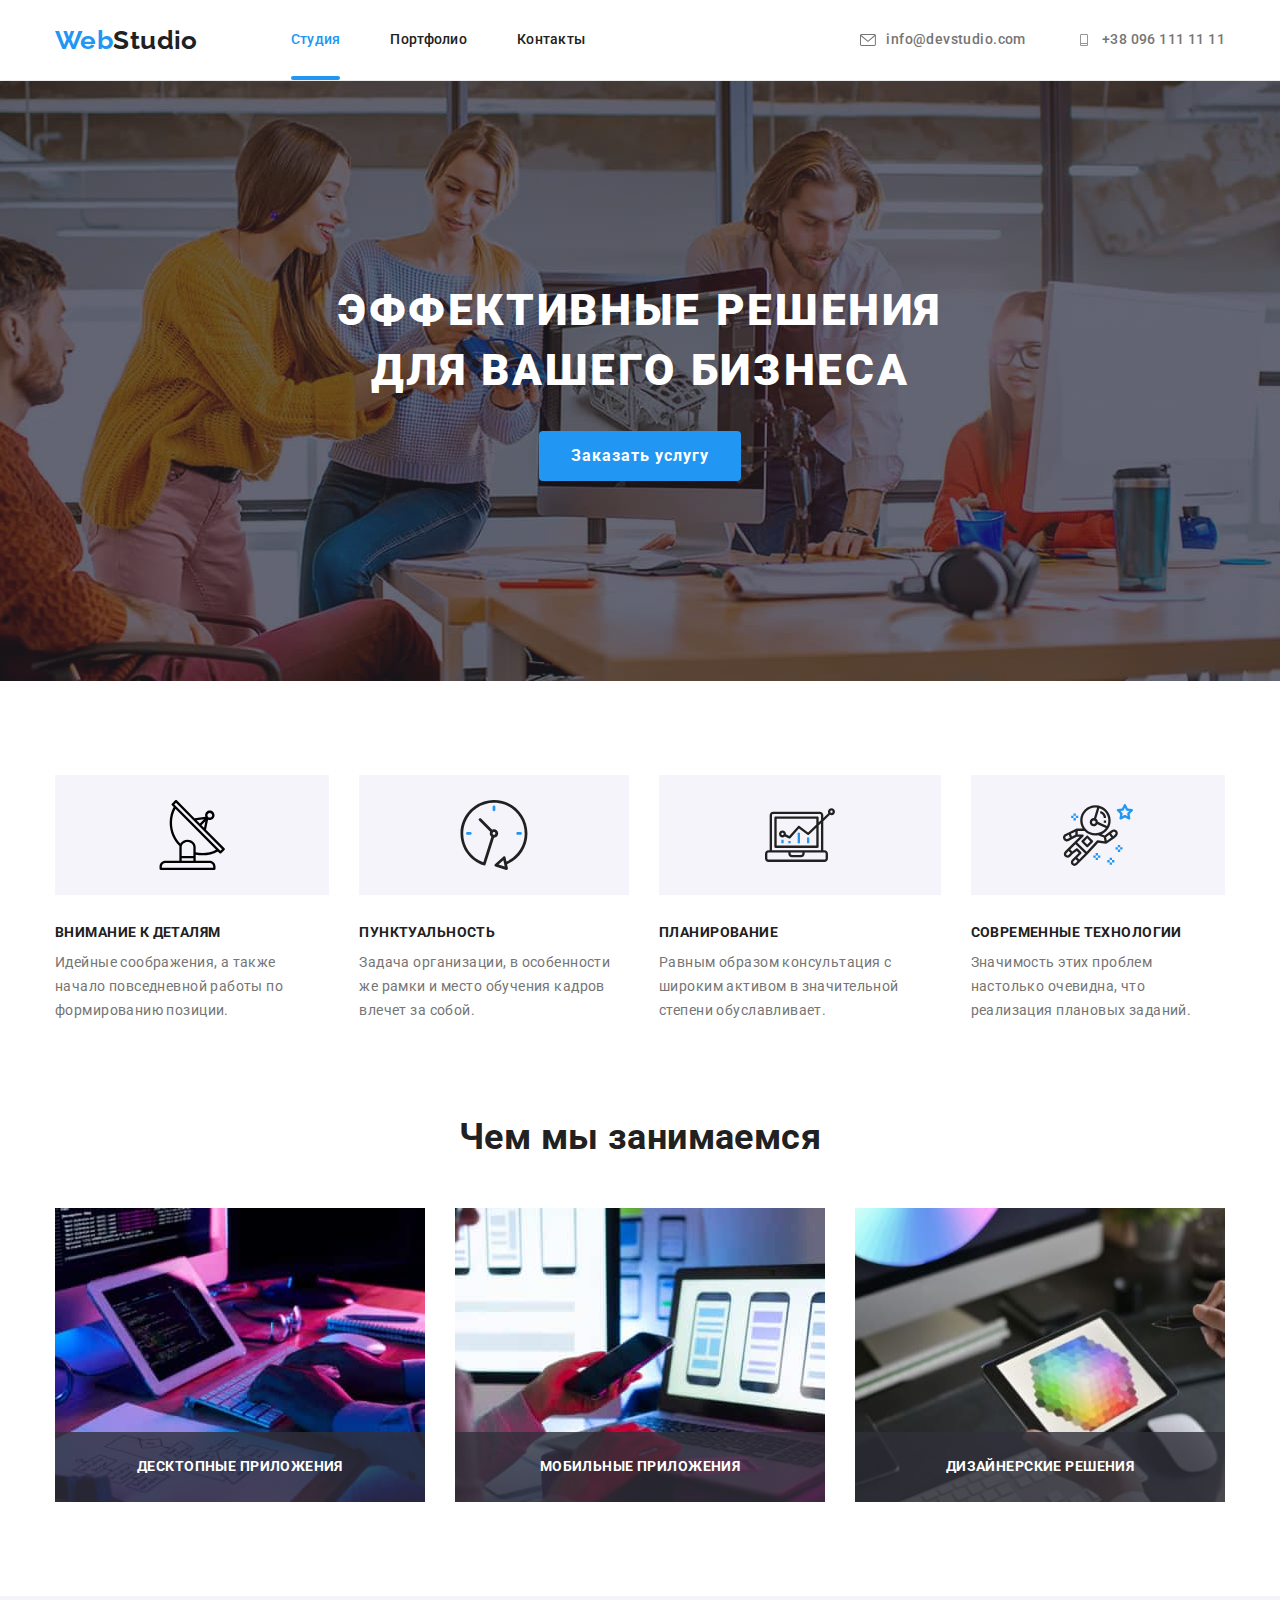
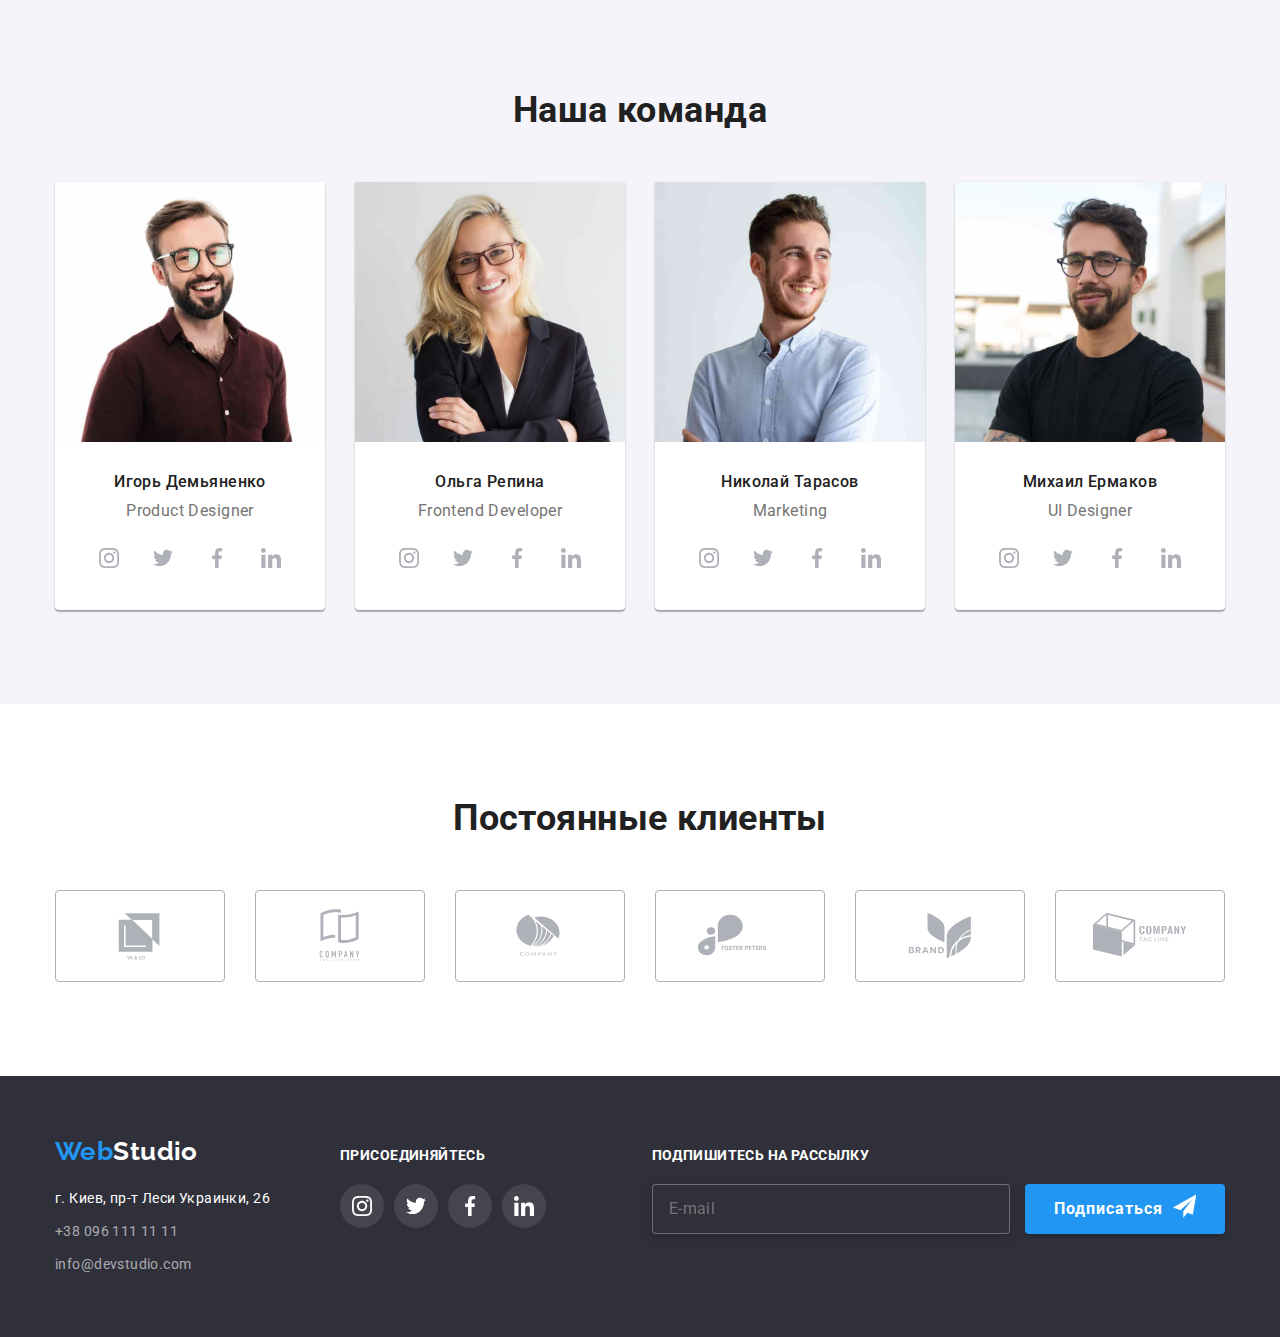
<file: index.html>
<!DOCTYPE html>
<html lang="ru">

<head>
  <meta charset="UTF-8" />
  <meta http-equiv="X-UA-Compatible" content="IE=edge" />
  <meta name="viewport" content="width=device-width, initial-scale=1.0" />
  <title>Web Studio</title>
  <link rel="preconnect" href="https://fonts.googleapis.com" />
  <link rel="preconnect" href="https://fonts.gstatic.com" crossorigin />
  <link href="https://fonts.googleapis.com/css2?family=Raleway:wght@700&family=Roboto:wght@400;500;700;900&display=swap"
    rel="stylesheet" />
  <link rel="stylesheet"
    href="https://cdnjs.cloudflare.com/ajax/libs/modern-normalize/1.1.0/modern-normalize.min.css" />
  <link rel="stylesheet" href="./css/styles.css" />
</head>

<body>
  <!-- Navigation -->
  <header>
    <div class="container main-nav">
      <nav class="header-nav">
        <a href="./index.html" class="logo"> <span class="textweb">Web</span>Studio</a>
        <ul class="list">
          <li class="item"><a href="./index.html" class="nav-link current">Студия</a></li>
          <li class="item"><a href="./portfolio.html" class="nav-link">Портфолио</a></li>
          <li class="item"><a href="#" class="nav-link">Контакты</a></li>
        </ul>
      </nav>
      <ul class="list contacts">
        <li class="item">
          <a href="mailto:info@devstudio.com" class="contacts-header"><svg class="icon-contacts" width="16px"
              height="12px">
              <use href="./images/sprite.svg#icon-envelope"></use>
            </svg>info@devstudio.com</a>
        </li>
        <li class="item">
          <a href="tel:+380961111111" class="contacts-header"><svg class="icon-contacts" width="16px" height="12px">
              <use href="./images/sprite.svg#icon-telephone"></use>
            </svg>+38 096 111 11 11</a>
        </li>
      </ul>
    </div>
  </header>
  <main>
    <!-- Hero  -->
    <section class="hero">
      <h1 class="title">Эффективные решения для вашего бизнеса</h1>
      <button type="button" data-modal-open>Заказать услугу</button>
    </section>

    <!--Features -->
    <section class="section features">
      <div class="container">
        <h2 class="s-title visually-hidden">Особенности</h2>
        <ul class="list">
          <li class="item icon-detail">
            <div class="pic">
              <svg class="pic-item" width="70px" height="70px">
                <use href="./images/sprite.svg#icon-details"></use>
              </svg>
            </div>
            <h3 class="title">Внимание к деталям</h3>
            <p>
              Идейные соображения, а также начало повседневной работы по формированию позиции.
            </p>
          </li>
          <li class="item icon-clock">
            <div class="pic">
              <svg class="pic-item" width="70px" height="70px">
                <use href="./images/sprite.svg#icon-clock"></use>
              </svg>
            </div>
            <h3 class="title">Пунктуальность</h3>
            <p>
              Задача организации, в особенности же рамки и место обучения кадров влечет за собой.
            </p>
          </li>
          <li class="item icon-plan">
            <div class="pic">
              <svg class="pic-item" width="70px" height="70px">
                <use href="./images/sprite.svg#icon-plan"></use>
              </svg>
            </div>
            <h3 class="title">Планирование</h3>
            <p>
              Равным образом консультация с широким активом в значительной степени обуславливает.
            </p>
          </li>
          <li class="item icon-techo">
            <div class="pic">
              <svg class="pic-item" width="70px" height="70px">
                <use href="./images/sprite.svg#icon-tehno"></use>
              </svg>
            </div>
            <h3 class="title">Современные технологии</h3>
            <p>Значимость этих проблем настолько очевидна, что реализация плановых заданий.</p>
          </li>
        </ul>
      </div>
    </section>

    <!-- What we Do -->
    <section class="section works">
      <div class="container">
        <h2 class="title">Чем мы занимаемся</h2>
        <ul class="list">
          <li class="item">
            <div class="item-desc">
              <img src="./images/img.jpg" alt="розробка сайтів" width="370" />
              <p class="work-desc">Десктопные приложения</p>
            </div>
          </li>
          <li class="item">
            <div class="item-desc">
              <img src="./images/img2.jpg" alt="розробка мобільних додатків" width="370" />
              <p class="work-desc">Мобильные приложения</p>
            </div>
          </li>
          <li class="item">
            <div class="item-desc">
              <img src="./images/img3.jpg" alt="дизайн лого" width="370" />
              <p class="work-desc">Дизайнерские решения</p>
            </div>
          </li>
        </ul>
      </div>
    </section>

    <!-- Team -->
    <section class="section team">
      <div class="container">
        <h2 class="title">Наша команда</h2>
        <ul class="list">
          <li class="item">
            <img src="./images/igor.jpg" alt="Игорь Демьяненко" width="270" />
            <div class="card-desc">
              <h3 class="name">Игорь Демьяненко</h3>
              <p class="job">Product Designer</p>
              <ul class="list">
                <li class="item-social">
                  <a class="social-item-a" href="">
                    <svg class="icon-social-card">
                      <use href="./images/sprite.svg#icon-instagram"></use>
                    </svg></a>
                </li>
                <li class="item-social">
                  <a class="social-item-a" href="">
                    <svg class="icon-social-card">
                      <use href="./images/sprite.svg#icon-twitter"></use>
                    </svg>
                  </a>
                </li>
                <li class="item-social">
                  <a class="social-item-a" href="">
                    <svg class="icon-social-card">
                      <use href="./images/sprite.svg#icon-facebook"></use>
                    </svg>
                  </a>
                </li>
                <li class="item-social">
                  <a class="social-item-a" href="">
                    <svg class="icon-social-card">
                      <use href="./images/sprite.svg#icon-linkedin"></use>
                    </svg>
                  </a>
                </li>
              </ul>
            </div>
          </li>
          <li class="item">
            <img src="./images/olga.jpg" alt="Ольга Репина" width="270" />
            <div class="card-desc">
              <h3 class="name">Ольга Репина</h3>
              <p class="job">Frontend Developer</p>
              <ul class="list">
                <li class="item-social">
                  <a class="social-item-a" href="">
                    <svg class="icon-social-card">
                      <use href="./images/sprite.svg#icon-instagram"></use>
                    </svg> </a>
                </li>
                <li class="item-social">
                  <a class="social-item-a" href="">
                    <svg class="icon-social-card">
                      <use href="./images/sprite.svg#icon-twitter"></use>
                    </svg>
                  </a>
                </li>
                <li class="item-social">
                  <a class="social-item-a" href="">
                    <svg class="icon-social-card">
                      <use href="./images/sprite.svg#icon-facebook"></use>
                    </svg>
                  </a>
                </li>
                <li class="item-social">
                  <a class="social-item-a" href="">
                    <svg class="icon-social-card">
                      <use href="./images/sprite.svg#icon-linkedin"></use>
                    </svg>
                  </a>
                </li>
              </ul>
            </div>
          </li>
          <li class="item"><img src="./images/niko.jpg" alt="Николай Тарасов" width="270" />
            <div class="card-desc">
              <h3 class="name">Николай Тарасов</h3>
              <p class="job">Marketing</p>
              <ul class="list">
                <li class="item-social">
                  <a class="social-item-a" href="">
                    <svg class="icon-social-card">
                      <use href="./images/sprite.svg#icon-instagram"></use>
                    </svg> </a>
                </li>
                <li class="item-social">
                  <a class="social-item-a" href="">
                    <svg class="icon-social-card">
                      <use href="./images/sprite.svg#icon-twitter"></use>
                    </svg>
                  </a>
                </li>
                <li class="item-social">
                  <a class="social-item-a" href="">
                    <svg class="icon-social-card">
                      <use href="./images/sprite.svg#icon-facebook"></use>
                    </svg>
                  </a>
                </li>
                <li class="item-social">
                  <a class="social-item-a" href="">
                    <svg class="icon-social-card">
                      <use href="./images/sprite.svg#icon-linkedin"></use>
                    </svg>
                  </a>
                </li>
              </ul>
            </div>
          </li>
          <li class="item">
            <img src="./images/miho.jpg" alt="Михаил Ермаков" width="270" />
            <div class="card-desc">
              <h3 class="name">Михаил Ермаков</h3>
              <p class="job">UI Designer</p>
              <ul class="list">
                <li class="item-social">
                  <a class="social-item-a" href="">
                    <svg class="icon-social-card">
                      <use href="./images/sprite.svg#icon-instagram"></use>
                    </svg> </a>
                </li>
                <li class="item-social">
                  <a class="social-item-a" href="">
                    <svg class="icon-social-card">
                      <use href="./images/sprite.svg#icon-twitter"></use>
                    </svg>
                  </a>
                </li>
                <li class="item-social">
                  <a class="social-item-a" href="">
                    <svg class="icon-social-card">
                      <use href="./images/sprite.svg#icon-facebook"></use>
                    </svg>
                  </a>
                </li>
                <li class="item-social">
                  <a class="social-item-a" href="">
                    <svg class="icon-social-card">
                      <use href="./images/sprite.svg#icon-linkedin"></use>
                    </svg>
                  </a>
                </li>
              </ul>
            </div>
          </li>
        </ul>
      </div>
    </section>

    <!-- Our clients -->
    <section class="section clients">
      <div class="container">
        <h2 class="title">Постоянные клиенты</h2>
        <ul class="list">
          <li class="item">
            <a href="#" class="item-company"><svg class="logo-company" width="106px" height="60px">
                <use href="./images/sprite.svg#icon-yago"></use>
              </svg></a>
          </li>
          <li class="item">
            <a href="#" class="item-company"><svg class="logo-company" width="106px" height="60px">
                <use href="./images/sprite.svg#icon-company"></use>
              </svg></a>
          </li>
          <li class="item">
            <a href="#" class="item-company"><svg class="logo-company" width="106px" height="60px">
                <use href="./images/sprite.svg#icon-comp"></use>
              </svg></a>
          </li>
          <li class="item">
            <a href="#" class="item-company"><svg class="logo-company" width="106px" height="60px">
                <use href="./images/sprite.svg#icon-fosterpeters"></use>
              </svg></a>
          </li>
          <li class="item">
            <a href="#" class="item-company"><svg class="logo-company" width="106px" height="60px">
                <use href="./images/sprite.svg#icon-brand"></use>
              </svg></a>
          </li>
          <li class="item">
            <a href="#" class="item-company"><svg class="logo-company" width="106px" height="60px">
                <use href="./images/sprite.svg#icon-tegline"></use>
              </svg></a>
          </li>
        </ul>
      </div>
    </section>
  </main>
  <!-- футер -->
  <footer class="foot">
    <div class="container footer">
      <div class="foot-addres">
        <a href="./index.html" class="logo-foot"><span class="textweb">Web</span><span
            class="textstudio">Studio</span></a>
        <address>
          <ul class="list adressa">
            <li class="item">
              <a href="https://goo.gl/maps/2j7XMANTH2oE4sQw6" target="_blank" rel="noopener noreferrer"
                class="link adress">г. Киев, пр-т Леси Украинки, 26</a>
            </li>
            <li class="item">
              <a href="tel:+380961111111" class="link contact">+38 096 111 11 11</a>
            </li>
            <li class="item">
              <a href="mailto:info@devstudio.com" class="link contact">info@devstudio.com</a>
            </li>
          </ul>
        </address>
      </div>
      <div>
        <h3 class="title">присоединяйтесь</h3>
        <ul class="list footer-social">
          <li class="item">
            <a href="" class="item-icon-a">
              <svg class="icon" width="20px" height="20px">
                <use href="./images/sprite.svg#icon-instagram"></use>
              </svg>
            </a>
          </li>
          <li class="item">
            <a href="" class="item-icon-a">
              <svg class="icon" width="20px" height="20px">
                <use href="./images/sprite.svg#icon-twitter"></use>
              </svg>
            </a>
          </li>
          <li class="item">
            <a href="" class="item-icon-a">
              <svg class="icon" width="20px" height="20px">
                <use href="./images/sprite.svg#icon-facebook"></use>
              </svg>
            </a>
          </li>
          <li class="item">
            <a href="" class="item-icon-a">
              <svg class="icon" width="20px" height="20px">
                <use href="./images/sprite.svg#icon-linkedin"></use>
              </svg>
            </a>
          </li>
        </ul>
      </div>
      <div class="subs-form">
        <strong class="subs-title">Подпишитесь на рассылку</strong>
        <form class="form-footer">
          <div class="position-subscribe">
            <input type="email" name="subscribe" id="subscribe" placeholder="E-mail">
            <button class="btn-sub" type="submit">Подписаться <svg class="btn-icon">
                <use href="./images/sprite.svg#icon-icon-send1"></use>
              </svg>
            </button>
          </div>
        </form>
      </div>
    </div>
  </footer>

  <div class="backdrop is-hidden" data-modal>
    <div class="modal">
      <form class="form">
        <b class="title">Оставьте свои данные, мы вам перезвоним</b>
        <div class="form-field">
          <label for="user-name">Имя</label>
          <input class="form-input" type="text" name="user-name" id="user-name">
          <svg class="icon" width="12px" height="12px">
            <use href="./images/sprite.svg#icon-name"></use>
          </svg>
        </div>
        <div class="form-field">
          <label for="telephone">Телефон</label>
          <input class="form-input" type="tel" name="telephone" id="telephone">
          <svg class="icon" width="13px" height="13px">
            <use href="./images/sprite.svg#icon-tel"></use>
          </svg>
        </div>
        <div class="form-field">
          <label for="mail">Почта</label>
          <input class="form-input" type="email" name="mail" id="mail">
        <svg class="icon" width="15px" height="12px">
          <use href="./images/sprite.svg#icon-mail"></use>
        </svg>
        </div>
        <div class="form-field">
          <label for="comment">Коментарий</label>
          <textarea class="form-input comment" name="comment" id="comment" rows="10" placeholder="Your comment"></textarea>
        </div>

        <div class="form-field last">
          <label class="policy" for="policy"> 
            <input class="checkbox" type="checkbox" name="policy" id="policy"><span class="icon-c"></span><p class="text">
             Соглашаюсь с рассылкой и принимаю <a class="policy-link" href="#">Условия
              договора</a></p></label>
        </div>

        <button class="btn-send" type="submit"> Оставить заявку</button>
        <button class="backdrop-close" data-modal-close>
          <svg class="icon" width="30px" height="30px">
            <use href="./images/sprite.svg#icon-closebackdrop">
            </use>
          </svg>
        </button>
    
    </form>
      </div>
  </div>

  <script src="./js/modal.js"></script>

</body>

</html>
</file>
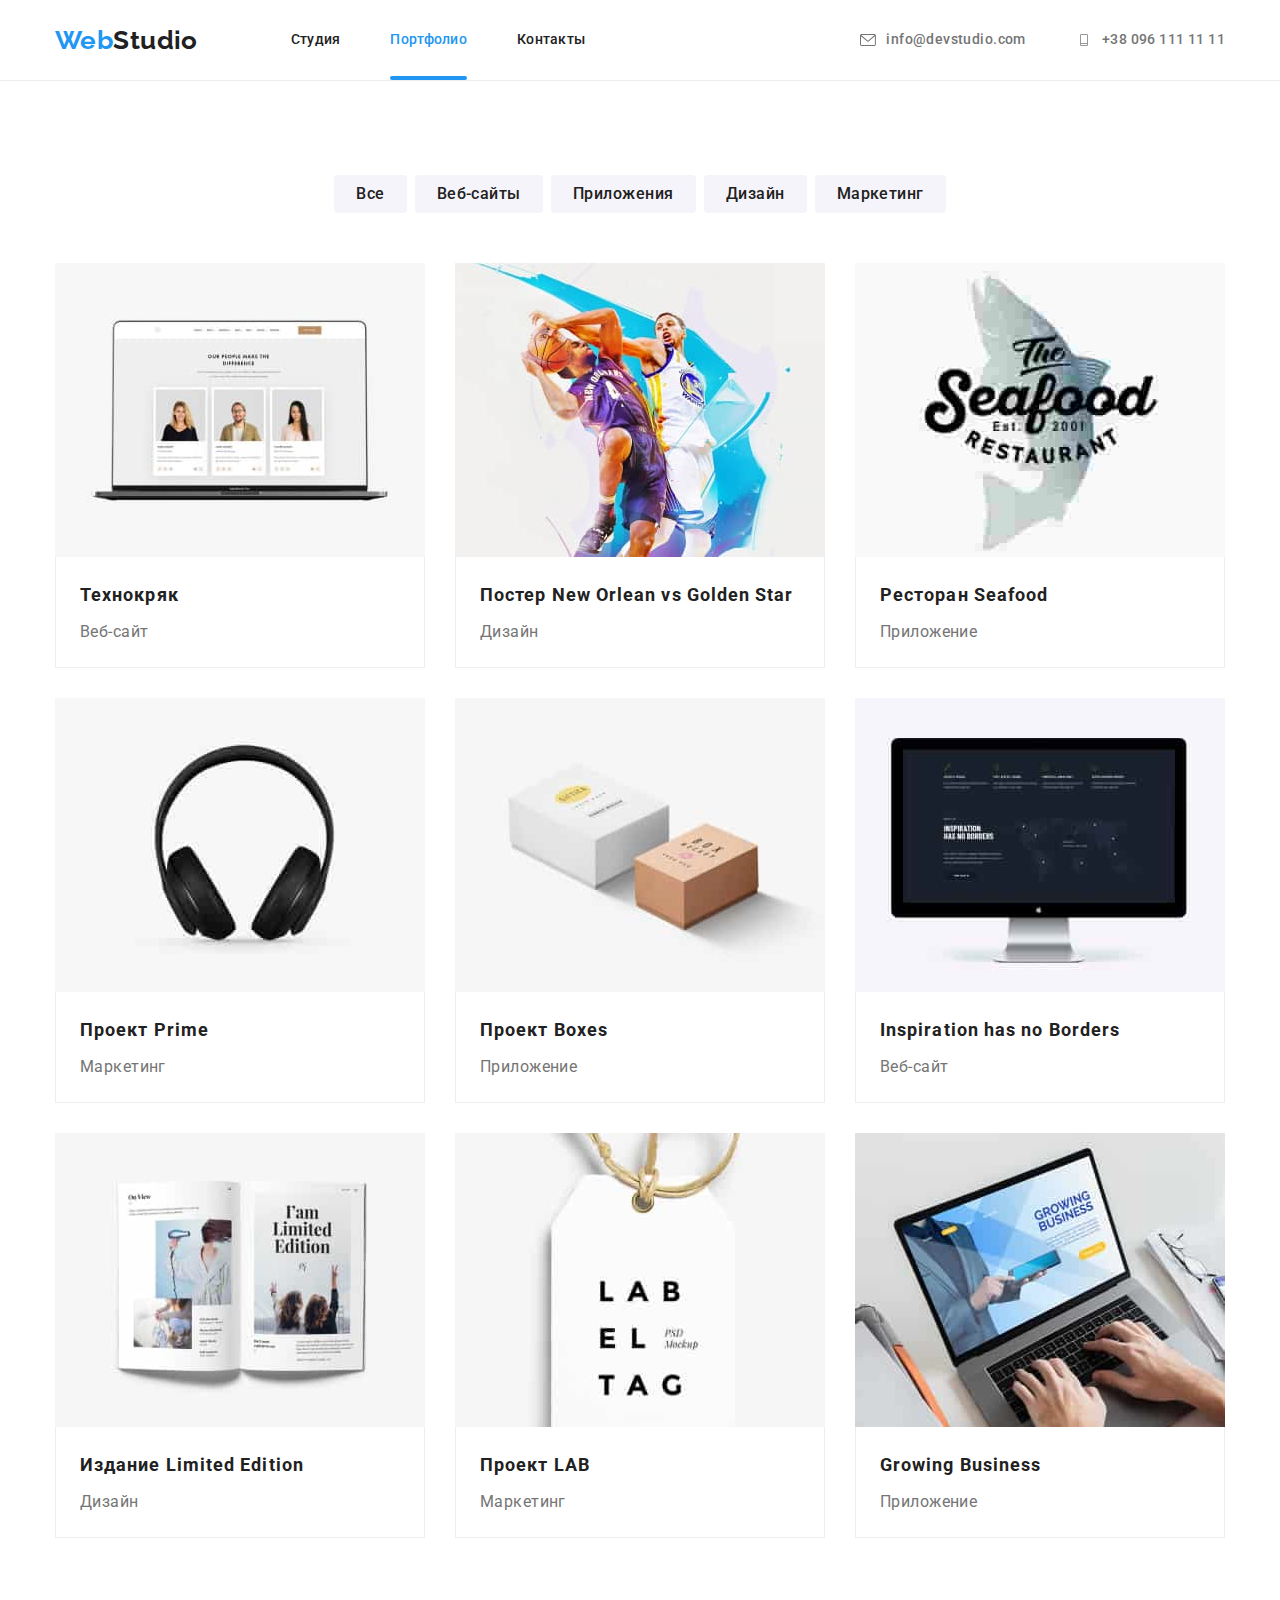
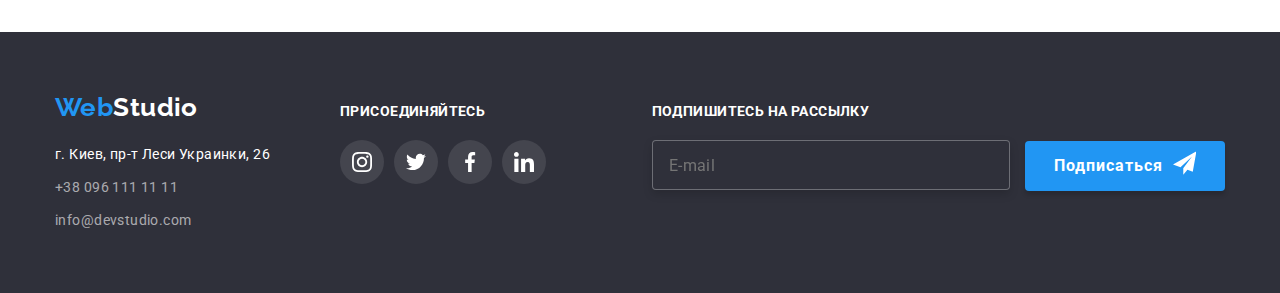
<file: portfolio.html>
<!DOCTYPE html>
<html lang="ru">

<head>
  <meta charset="UTF-8" />
  <meta http-equiv="X-UA-Compatible" content="IE=edge" />
  <meta name="viewport" content="width=device-width, initial-scale=1.0" />
  <title>Portfolio</title>
  <link rel="preconnect" href="https://fonts.googleapis.com" />
  <link rel="preconnect" href="https://fonts.gstatic.com" crossorigin />
  <link href="https://fonts.googleapis.com/css2?family=Raleway:wght@700&family=Roboto:wght@400;500;700;900&display=swap"
    rel="stylesheet" />
  <link rel="stylesheet"
    href="https://cdnjs.cloudflare.com/ajax/libs/modern-normalize/1.1.0/modern-normalize.min.css" />
  <link rel="stylesheet" href="./css/styles.css" />
</head>

<body>
  <!-- Navigation -->
  <header>
    <div class="container main-nav">
      <nav class="header-nav">
        <a href="./index.html" class="logo"> <span class="textweb">Web</span>Studio</a>
        <ul class="list">
          <li class="item"><a href="./index.html" class="nav-link ">Студия</a></li>
          <li class="item"><a href="./portfolio.html" class="nav-link current">Портфолио</a></li>
          <li class="item"><a href="#" class="nav-link">Контакты</a></li>
        </ul>
      </nav>
      <ul class="list contacts">
        <li class="item">
          <a href="mailto:info@devstudio.com" class="contacts-header"><svg class="icon-contacts" width="16px"
              height="12px">
              <use href="./images/sprite.svg#icon-envelope"></use>
            </svg>info@devstudio.com</a>
        </li>
        <li class="item">
          <a href="tel:+380961111111" class="contacts-header"><svg class="icon-contacts" width="16px" height="12px">
              <use href="./images/sprite.svg#icon-telephone"></use>
            </svg>+38 096 111 11 11</a>
        </li>
      </ul>
    </div>
  </header>
  <main>
    <section class="section">
      <div class="container">
        <h1 class="visually-hidden">Наши проекты</h1>
        <ul class="list-button">
          <li class="item"><button type="button">Все</button></li>
          <li class="item"><button type="button">Веб-сайты</button></li>
          <li class="item"><button type="button">Приложения</button></li>
          <li class="item"><button type="button">Дизайн</button></li>
          <li class="item"><button type="button">Маркетинг</button></li>
        </ul>

        <ul class="list-projects">
          <li class="item">
            <div class="card">
            <a href="#" class="link-portfolio">
              <div class="thumb-card">
              <img src="./images/notebook.jpg" alt="website of technokryak" width="370" />
              <div class="card-overlay">
              <p class="product-desc">Ресурс предлагает комплексные предложения с разным уровнем функционала 
              и сервисов. Все это позволит посетителю получить
              исчерпывающие сведения о компании или частном лице.</p>
              </div>
              </div>
            <div class="desc">
              <h2 class="title">Технокряк</h2>
              <p>Веб-сайт</p>
            </div>
          </a>
          </div> 
          </li>
          <li class="item">
            <div class="card">
            <a href="#" class="link-portfolio">
            <div class="thumb-card">
              <img src="./images/basketball.jpg" alt="basketball" width="370" />
              <div class="card-overlay">
              <p class="product-desc">Ресурс предлагает комплексные предложения с разным уровнем функционала
                и сервисов. Все это позволит посетителю получить
                исчерпывающие сведения о компании или частном лице.</p>
                </div>
            </div>
            <div class="desc">
              <h2 class="title">Постер New Orlean vs Golden Star</h2>
              <p>Дизайн</p>
            </div>
            </a>
            </div>
          </li>
          <li class="item">
            <div class="card">
            <a href="#" class="link-portfolio">
            <div class="thumb-card">
              <img src="./images/fish.jpg" alt="fish" width="370" />
              <div class="card-overlay">
              <p class="product-desc">Ресурс предлагает комплексные предложения с разным уровнем функционала
                и сервисов. Все это позволит посетителю получить
                исчерпывающие сведения о компании или частном лице.</p>
                </div>
            </div>
            <div class="desc">
            <h2 class="title">Ресторан Seafood</h2>
            <p>Приложение</p>
            </div>
            </a>
            </div>
          </li>
          <li class="item">
            <div class="card">
            <a href="#" class="link-portfolio">
            <div class="thumb-card">
              <img src="./images/headphones.jpg" alt="headphones" width="370" />
              <div class="card-overlay">
              <p class="product-desc">Ресурс предлагает комплексные предложения с разным уровнем функционала
                и сервисов. Все это позволит посетителю получить
                исчерпывающие сведения о компании или частном лице.</p>
                </div>
            </div>
            <div class="desc">
            <h2 class="title">Проект Prime</h2>
            <p>Маркетинг</p>
            </div>
            </a>
            </div>
          </li>
          <li class="item">
            <div class="card">
            <a href="#" class="link-portfolio">
            <div class="thumb-card">
              <img src="./images/bricks.jpg" alt="boxes" width="370" />
              <div class="card-overlay">
              <p class="product-desc">Ресурс предлагает комплексные предложения с разным уровнем функционала
                и сервисов. Все это позволит посетителю получить
                исчерпывающие сведения о компании или частном лице.</p>
                </div>
            </div>
            <div class="desc">
            <h2 class="title">Проект Boxes</h2>
            <p>Приложение</p>
            </div>
            </a>
            </div>
          </li>
          <li class="item">
            <div class="card">
            <a href="#" class="link-portfolio">
            <div class="thumb-card">
              <img src="./images/imac.jpg" alt="imac with website" width="370" />
              <div class="card-overlay">
              <p class="product-desc">Ресурс предлагает комплексные предложения с разным уровнем функционала
                и сервисов. Все это позволит посетителю получить
                исчерпывающие сведения о компании или частном лице.</p>
                </div>
            </div>
            <div class="desc">
            <h2 class="title">Inspiration has no Borders</h2>
            <p>Веб-сайт</p>
            </div>
            </a>
            </div>
          </li>
          <li class="item">
            <div class="card">
            <a href="#" class="link-portfolio">
            <div class="thumb-card">
              <img src="./images/booik.jpg" alt="book of im limited edition" width="370" />
              <div class="card-overlay">
              <p class="product-desc">Ресурс предлагает комплексные предложения с разным уровнем функционала
                и сервисов. Все это позволит посетителю получить
                исчерпывающие сведения о компании или частном лице.</p>
                </div>
            </div>
            <div class="desc">
            <h2 class="title">Издание Limited Edition</h2>
            <p>Дизайн</p>
            </div>
            </a>
            </div>
          </li>
          <li class="item">
            <div class="card">
            <a href="#" class="link-portfolio">
            <div class="thumb-card">
              <img src="./images/labtag.jpg" alt="tag" width="370" />
              <div class="card-overlay">
              <p class="product-desc">Ресурс предлагает комплексные предложения с разным уровнем функционала
                и сервисов. Все это позволит посетителю получить
                исчерпывающие сведения о компании или частном лице.</p>
                </div>
            </div>
            <div class="desc">
            <h2 class="title">Проект LAB</h2>
            <p>Маркетинг</p>
            </div>
            </a>
            </div>
          </li>
          <li class="item">
            <div class="card">
            <a href="#" class="link-portfolio">
            <div class="thumb-card">
              <img src="./images/notebook2.jpg" alt="notebook with website of growing Business" width="370" />
              <div class="card-overlay">
              <p class="product-desc">Ресурс предлагает комплексные предложения с разным уровнем функционала
                и сервисов. Все это позволит посетителю получить
                исчерпывающие сведения о компании или частном лице.</p>
                </div>
            </div>
            <div class="desc">
              <h2 class="title">Growing Business</h2>
              <p>Приложение</p>
            </div>
            </a>
            </div>
          </li>
        </ul>
      </div>
    </section>
  </main>
  <footer class="foot">
    <div class="container footer">
      <div class="foot-addres">
        <a href="./index.html" class="logo-foot"><span class="textweb">Web</span><span
            class="textstudio">Studio</span></a>
        <address>
          <ul class="list adressa">
            <li class="item">
              <a href="https://goo.gl/maps/2j7XMANTH2oE4sQw6" target="_blank" rel="noopener noreferrer"
                class="link adress">г. Киев, пр-т Леси Украинки, 26</a>
            </li>
            <li class="item">
              <a href="tel:+380961111111" class="link contact">+38 096 111 11 11</a>
            </li>
            <li class="item">
              <a href="mailto:info@devstudio.com" class="link contact">info@devstudio.com</a>
            </li>
          </ul>
        </address>
      </div>
      <div>
        <h3 class="title">присоединяйтесь</h3>
        <ul class="list footer-social">
          <li class="item">
            <a href="" class="item-icon-a">
              <svg class="icon" width="20px" height="20px">
                <use href="./images/sprite.svg#icon-instagram"></use>
              </svg>
            </a>
          </li>
          <li class="item">
            <a href="" class="item-icon-a">
              <svg class="icon" width="20px" height="20px">
                <use href="./images/sprite.svg#icon-twitter"></use>
              </svg>
            </a>
          </li>
          <li class="item">
            <a href="" class="item-icon-a">
              <svg class="icon" width="20px" height="20px">
                <use href="./images/sprite.svg#icon-facebook"></use>
              </svg>
            </a>
          </li>
          <li class="item">
            <a href="" class="item-icon-a">
              <svg class="icon" width="20px" height="20px">
                <use href="./images/sprite.svg#icon-linkedin"></use>
              </svg>
            </a>
          </li>
        </ul>
      </div>
      <div class="subs-form">
        <h3 class="title">Подпишитесь на рассылку</h3>
        <form class="form-footer">
          <div class="position-subscribe">
            <input type="email" name="subscribe" id="subscribe" placeholder="E-mail">
            <button class="btn-sub" type="submit">Подписаться <svg class="btn-icon">
                <use href="./images/sprite.svg#icon-icon-send1"></use>
              </svg>
            </button>
          </div>
        </form>
      </div>
    </div>
  </footer>
</body>

</html>
</file>
<file: css/styles.css>
/* colors for project */
:root {
  --main-text-color: #212121;
  --secondary-text-color: #757575;
  --main-color-project: #ffffff;
  --secondary-color-project: #2196f3;
  --background-second-color: #2f303a;
  --section-background-color: #f5f4fa;
  --clients-color: #afb1b8;
  --portfolio-cards-hover: rgba(33, 150, 243, 0.9);
  --backdrop-color: rgba(0, 0, 0, 0.2);
}

h1,
h2,
h3,
h4,
p,
ul {
  padding: 0;
  margin: 0;
}

/* tag body */

/* backdrop */
.backdrop {
  position: fixed;
  top: 0;
  left: 0;
  width: 100%;
  height: 100%;
  background-color: var(--backdrop-color);
  opacity: 1;
  transition: opacity 250ms cubic-bezier(0.4, 0, 0.2, 1);
}
.backdrop.is-hidden {
  opacity: 0;
  pointer-events: none;
}

.backdrop-close {
  position: absolute;
  top: 8px;
  right: 8px;
  width: 30px;
  height: 30px;
  padding: 0;
  justify-content: center;
  align-items: center;
  display: flex;
  background-color: rgba(255, 255, 255, 0.1);
  color: var(--main-color-project);
  border-radius: 50%;
  border: 1px solid rgba(0, 0, 0, 0.1);
  cursor: pointer;
  fill: black;
  transition: fill 250ms cubic-bezier(0.4, 0, 0.2, 1);
}

.backdrop-close .icon {
  width: 18px;
  height: 18px;
}

.backdrop-close:hover {
  transition: fill 250ms cubic-bezier(0.4, 0, 0.2, 1);
  fill: var(--secondary-color-project);
}

.modal {
  padding: 40px;
  min-width: 528px;
  min-height: 581px;
  background-color: var(--main-color-project);
  box-shadow: 0px 1px 3px rgba(0, 0, 0, 0.12), 
  0px 1px 1px rgba(0, 0, 0, 0.14), 
  0px 2px 1px rgba(0, 0, 0, 0.2);
  border-radius: 4px;
  position: absolute;
  top: 50%;
  left: 50%;
  transform: translate(-50%, -50%) scale(1);
  transition: transform 250ms cubic-bezier(0.4, 0, 0.2, 1);
}

.backdrop.is-hidden .modal { 
  transform: translate(-50%, -50%) scale(1.2);
}

body {
  background-color: var(--main-color-project);

  color: var(--main-text-color);
  font-family: Roboto, sans-serif;
  font-size: 14px;
  line-height: 1.71;
  letter-spacing: 0.03em;
}

.container {
  margin: 0 auto;
  /* outline: 2px solid tomato; */
  width: 1200px;
  padding-left: 15px;
  padding-right: 15px;
}

/* For document */

.list {
  list-style: none;
}

.section {
  padding: 94px 0;
}

.features .title,
.team .name {
  margin-bottom: 10px;
}

/* CSS Header */
/* webstudio */
header {
  border-bottom: 1px solid rgba(236, 236, 236, 1);
}

.main-nav {
  display: flex;
  align-items: center;
}
.logo {
  display: block;
  color: var(--main-text-color);
  text-decoration: none;
  font-family: 'Raleway', sans-serif;
  font-weight: 700;
  font-size: 26px;
  line-height: 1.19;
}
.textweb {
  color: var(--secondary-color-project);
}

/* Navigation header */
.header-nav {
  display: flex;
  align-items: center;
}

.logo {
  margin-right: 93px;
}

.header-nav .list {
  font-weight: 500;
  line-height: 1.14;
  letter-spacing: 0.02em;

  display: flex;
}

.header-nav .item {
  position: relative;
}
.header-nav .item + .item {
  margin-left: 50px;
}

.nav-link {
  color: var(--main-text-color);

  text-decoration: none;

  display: block;
  padding: 32px 0px;
  transition: color 250ms cubic-bezier(0.4, 0, 0.2, 1);
}

.nav-link:hover,
.nav-link:focus {
  color: var(--secondary-color-project);
}

.current {
  color: var(--secondary-color-project);
}

.current::after {
  content: '';
  position: absolute;
  bottom: 0;
  left: 0;
  width: 100%;
  border: 2px solid var(--secondary-color-project);
  border-radius: 2px;
}

.contacts {
  margin-left: auto;
  display: flex;
}

.contacts .item + .item {
  margin-left: 50px;
}

.contacts-header {
  display: flex;
  justify-content: center;
  align-items: center;
  fill: var(--secondary-text-color);
  color: var(--secondary-text-color);
  text-decoration: none;
  font-weight: 500;

  transition: color 250ms cubic-bezier(0.4, 0, 0.2, 1);
}
.contacts-header:focus,
.contacts-header:hover {
  color: var(--secondary-color-project);
}

.icon-contacts {
  fill: currentColor;
  margin-right: 10px;
  transition: fill 250ms cubic-bezier(0.4, 0, 0.2, 1);
}

.icon-contacts:focus,
.icon-contacts:hover {
  fill: var(--secondary-color-project);
}

/* CSS main HTML */

/* Hero */
.hero {
  padding: 200px 0;
  background-color: var(--background-second-color);
  text-align: center;
  background-image: linear-gradient(to right, rgba(47, 48, 58, 0.4), rgba(47, 48, 58, 0.4)),
    url(../images/backgroundhero.jpg);
  background-repeat: no-repeat;
  background-size: cover;
  max-width: 1600px;
  height: 600px;
  background-position: center;
  margin: auto;
}

.hero .title {
  color: var(--main-color-project);
  font-weight: 900;
  font-size: 44px;
  line-height: 1.36;
  margin: 0 auto;
  letter-spacing: 0.06em;
  text-transform: uppercase;
  width: 696px;
}

.hero button {
  display: inline-block;
  color: var(--main-color-project);
  background-color: var(--secondary-color-project);
  cursor: pointer;
  font-family: Roboto, sans-serif;
  font-size: 16px;
  font-weight: 700;
  line-height: 1.88;
  letter-spacing: 0.06em;
  vertical-align: middle;
  border-radius: 4px;
  border-color: transparent;
  padding: 10px 32px;
  min-width: 200px;
  border: 0px;
  margin-top: 30px;
  transition: background-color 250ms cubic-bezier(0.4, 0, 0.2, 1),
    color 250ms cubic-bezier(0.4, 0, 0.2, 1), box-shadow 250ms cubic-bezier(0.4, 0, 0.2, 1);
}

.hero button:hover,
.hero button:focus {
  color: var(--main-color-project);
  background-color: #188ce8;
  box-shadow: 0px 4px 4px rgba(0, 0, 0, 0.15);
}

/* features */

.visually-hidden {
  position: absolute;
  width: 1px;
  height: 1px;
  margin: -1px;
  border: 0;
  padding: 0;

  white-space: nowrap;
  clip-path: inset(100%);
  clip: rect(0 0 0 0);
  overflow: hidden;
}

.features .list {
  display: flex;
  line-height: 1.71;
  color: var(--secondary-text-color);
}

.features .item + .item {
  margin-left: 30px;
}

.features .title {
  font-weight: 700;
  font-size: 14px;
  text-transform: uppercase;
  line-height: 1.14;
  color: var(--main-text-color);
}

.pic {
  height: 120px;
  display: flex;
  justify-content: center;
  align-items: center;
  background-color: var(--section-background-color);
  margin-bottom: 30px;
}

/* what we do  */

.works {
  padding-top: 0;
}

.works .list {
  display: flex;
}

.works .item + .item {
  margin-left: 30px;
}

.works .title,
.team .title,
.clients .title {
  margin-bottom: 50px;
  font-weight: 700;
  font-size: 36px;
  line-height: 1.16;
  text-align: center;
}

.item-desc {
  display: flex;
  justify-content: center;
  align-items: center;
  position: relative;
}

.work-desc {
  display: flex;
  justify-content: center;
  align-items: center;
  height: 70px;
  width: 100%;
  display: flex;
  bottom: 0;
  position: absolute;
  font-weight: 700;
  font-size: 14px;
  line-height: 1.14;
  text-transform: uppercase;
  color: var(--main-color-project);
  background-color: rgba(47, 48, 58, 0.8);
}

/* Team  */

.team {
  background-color: var(--section-background-color);
}

.team .item {
  box-shadow: 0px 1px 3px rgba(0, 0, 0, 0.12), 0px 1px 1px rgba(0, 0, 0, 0.14),
    0px 2px 1px rgba(0, 0, 0, 0.2);
  border-radius: 0px 0px 4px 4px;
  background-color: var(--main-color-project);
}
.card-desc {
  padding: 30px 0;
  text-align: center;
}

.team .list {
  display: flex;
  justify-content: center;
}

.team .item + .item {
  margin-left: 30px;
}

.team .name {
  font-weight: 500;
  font-size: 16px;
  line-height: 1.19;
}
.team .job {
  margin-bottom: 16px;
  font-size: 16px;
  line-height: 1.19;
  color: var(--secondary-text-color);
}

.list .item-social + .item-social {
  margin-left: 10px;
}

.item-social {
}
.social-item-a {
  padding: 0;
  justify-content: center;
  align-items: center;
  display: flex;
  width: 44px;
  height: 44px;
  background-color: var(--main-color-project);
  color: var(--clients-color);
  border-radius: 50%;
  transition: background-color 250ms cubic-bezier(0.4, 0, 0.2, 1),
    color 250ms cubic-bezier(0.4, 0, 0.2, 1);
}

.social-item-a:focus,
.social-item-a:hover {
  background-color: var(--secondary-color-project);
  color: var(--main-color-project);
}

.icon-social-card {
  width: 20px;
  height: 20px;
  fill: currentColor;
  transition: fill 250ms cubic-bezier(0.4, 0, 0.2, 1);
}

.icon-social-card:focus,
.icon-social-card:hover {
  fill: var(--main-color-project);
}

/* our clients */

.clients .list {
  display: flex;
  justify-content: center;
}

.clients .item + .item {
  margin-left: 30px;
}

.item-company {
  justify-content: center;
  align-items: center;
  width: 170px;
  height: 92px;
  display: flex;
  cursor: pointer;
  color: var(--clients-color);
  border: 1px solid var(--clients-color);
  border-radius: 4px;
  transition: color 250ms cubic-bezier(0.4, 0, 0.2, 1),border-color 250ms cubic-bezier(0.4, 0, 0.2, 1);
}

.logo-company {
  fill: currentColor;
  transition:fill 250ms cubic-bezier(0.4, 0, 0.2, 1);
}

.item-company:focus,
.item-company:hover {
  border-color: var(--secondary-color-project);
  color: var(--secondary-color-project);
  
}

.logo-company:focus,
.logo-company:hover {
  fill: var(--secondary-color-project);
}

/* CSS footer */

.footer {
  display: flex;
  align-items: baseline;
}

.foot-addres {
  margin-right: 70px;
}

.logo-foot {
  display: block;
  margin-bottom: 20px;
  color: var(--main-text-color);
  text-decoration: none;
  font-family: 'Raleway', sans-serif;
  font-weight: 700;
  font-size: 26px;
  line-height: 1.19;
}

.foot {
  padding: 60px 0;
  background-color: var(--background-second-color);
}

.foot address {
  font-style: normal;
}
.textstudio {
  color: var(--main-color-project);
}
.foot .link {
  font-size: 14px;
  line-height: 1.71;
  letter-spacing: 0.03em;
  color: rgba(255, 255, 255, 0.6);
  text-decoration: none;
}

.foot .contact {
  transition: color 250ms cubic-bezier(0.4, 0, 0.2, 1);
}

.foot .contact:hover,
.foot .contact:focus {
  color: var(--secondary-color-project);
}

.foot .adress {
  color: var(--main-color-project);
  display: inline-block;
  text-align: center;
}

.list.adressa .item + .item {
  margin-top: 9px;
}

.foot .title {
  margin-bottom: 20px;
  font-weight: 700;
  font-size: 14px;
  text-transform: uppercase;
  line-height: 1.14;
  color: var(--main-color-project);
}

.footer-social .item + .item {
  margin-left: 10px;
}

.item-icon-a {
  padding: 0;
  justify-content: center;
  align-items: center;
  display: flex;
  width: 44px;
  height: 44px;
  background-color: rgba(255, 255, 255, 0.1);
  color: var(--main-color-project);
  border-radius: 50%;
  transition: background-color 250ms cubic-bezier(0.4, 0, 0.2, 1),
    color 250ms cubic-bezier(0.4, 0, 0.2, 1);
}

.foot .icon {
  fill: currentColor;
}

.footer-social {
  display: inline-flex;
}

.socials {
  padding: 0;
  margin: auto;
  display: flex;
  justify-content: center;
  align-items: center;
}

.footer-social .item-icon {
  width: 44px;
  height: 44px;
}

.item-icon-a:focus,
.item-icon-a:hover {
  background-color: var(--secondary-color-project);
  color: var(--main-color-project);
}



.subs-form { 
  margin-left: auto;
}

.subs-title {
   display: block;
    font-weight: 700;
    font-size: 14px;
    text-transform: uppercase;
    line-height: 1.14;
    color: var(--main-color-project);
    margin-bottom: 20px;
}

.position-subscribe input { 
  background-color: var(--background-second-color);
  border: 1px solid rgba(255, 255, 255, 0.3);
  filter: drop-shadow(0px 4px 4px rgba(0, 0, 0, 0.15));
  border-radius: 4px;
  width: 358px;
  height: 50px;
  font-size: 16px;
  line-height: 1.25;
  letter-spacing: 0.03em;
  color: rgba(255, 255, 255, 0.6);
  padding: 15px 16px;
}


.btn-sub { 
  display: inline-flex;
  width: 200px;
  height: 50px;
  padding: 10px 29px;
  margin-left: 12px;
  background-color: var(--secondary-color-project);
  color: var(--main-color-project);
  border: transparent;
  border-radius: 4px;
  box-shadow: 0px 4px 4px rgba(0, 0, 0, 0.15);
  font-weight: 700;
  font-size: 16px;
  line-height: 1.88;
  letter-spacing: 0.06em;
  cursor: pointer;
  transition: box-shadow 250ms cubic-bezier(0.4, 0, 0.2, 1)  ;
}

.btn-icon {
  margin-left: 10px;
  width: 24px;
  height: 24px;
  fill: var(--main-color-project);
}

.btn-sub:hover {
  transition: box-shadow 250ms cubic-bezier(0.4, 0, 0.2, 1) ;
 color: var(--main-color-project);
  background-color: #188ce8;
  box-shadow: 0px 4px 4px rgba(0, 0, 0, 0.15);}


/* CSS main Portfolio */

.list-button {
  display: flex;
  list-style: none;
  justify-content: center;
  margin-bottom: 50px;
}
.list-button .item + .item {
  margin-left: 8px;
}
.list-button button {
  border: 0px;
  font-family: Roboto, sans-serif;
  font-size: 16px;
  font-weight: 500;
  line-height: 1.62;
  letter-spacing: 0.03em;
  cursor: pointer;
  color: var(--main-text-color);
  background-color: #f5f4fa;
  padding: 6px 22px;
  border-radius: 4px;
  transition: background-color 250ms cubic-bezier(0.4, 0, 0.2, 1),
    color 250ms cubic-bezier(0.4, 0, 0.2, 1), box-shadow 250ms cubic-bezier(0.4, 0, 0.2, 1);
}

.list-button button:hover,
.list-button button:focus {
  color: var(--main-color-project);
  background-color: var(--secondary-color-project);
  box-shadow: 0px 3px 1px rgba(0, 0, 0, 0.1), 0px 1px 2px rgba(0, 0, 0, 0.08),
    0px 2px 2px rgba(0, 0, 0, 0.12);
}

.list-projects {
  display: flex;
  flex-wrap: wrap;
  font-size: 16px;
  line-height: 1.88;
  color: var(--secondary-text-color);
  list-style: none;
}

.list-projects .item {
  display: block;
  width: 370px;
  margin-right: 30px;
  margin-bottom: 30px;
}

.link-portfolio {
  display: block;
  text-decoration: none;
  color: inherit;
}

.thumb-card {
  display: flex;
  justify-content: center;
  align-items: center;
  position: relative;
  overflow: hidden;
}

.card-overlay{
  position: absolute;
  width: 100%;
  height: 100%;
  background-color: var(--portfolio-cards-hover);
  transition: transform 250ms 250ms cubic-bezier(0.4, 0, 0.2, 1);
  transform: translateY(100%);
  
}

.card { overflow: hidden;
  transition: box-shadow 250ms cubic-bezier(0.4, 0, 0.2, 1);
}

.card:hover, .card:focus {
   box-shadow: 0px 1px 1px rgba(0, 0, 0, 0.12), 0px 4px 4px rgba(0, 0, 0, 0.06),
    1px 4px 6px rgba(0, 0, 0, 0.16);
}

.card:hover .card-overlay {
  transform: translateY(0%);
 }




.product-desc {
  padding: 63px 24px;
  width: 100%;
  height: 100%;
  position: absolute;
  /* top: 50%;
  left: 50%;
  transform: translate(-50%,-50%); */
  color: var(--main-color-project);
  font-size: 18px;
  line-height: 1.56;
  letter-spacing: 0.03em;
  
}

.list-projects .item:nth-child(3n) {
  margin-right: 0;
}

.list-projects .item:nth-last-child(-n + 3) {
  margin-bottom: 0;
}

.list-projects .title {
  font-weight: 700;
  font-size: 18px;
  line-height: 2;
  letter-spacing: 0.06em;
  color: var(--main-text-color);
}

img {
  display: block;
}
.desc {
  /* width: 370px; */
  padding-top: 20px;
  padding-left: 24px;
  padding-bottom: 20px;
  border: 1px solid rgba(238, 238, 238, 1);
  border-top: 0px;
}
.desc p {
  margin-top: 4px;
}








.form { 
  display: flex;
  justify-content: center;
  align-items: center;
  flex-direction: column;
  width: 448px;
  /* outline: 1px solid tomato; */
  margin-left: auto;
  margin-right: auto;
}

.form .title {
font-weight: 700;
font-size: 20px;
line-height: 1.15;
text-align: center;
margin-bottom:12px ;
}

.form-field { 
  position: relative;
  width: 100%;
  display: flex;
  flex-direction: column;
  /* outline: 1px solid blue; */
  margin-bottom: 10px;
}

.form .last
 {margin-bottom: 0;}


.form-field .icon {
  position: absolute;
  bottom: 14px;
  left: 15px;
  fill: currentColor;
  transition: fill 250ms cubic-bezier(0.4, 0, 0.2, 1);
}


.form-field:focus-within > .icon {
  fill: var(--secondary-color-project);
transition: fill 250ms cubic-bezier(0.4, 0, 0.2, 1);}

.form-field .form-input {
  height: 40px;
  padding: 6px 10px;
  border: 1px solid rgba(33, 33, 33, 0.2);
  border-radius: 4px;
  padding-left: 42px;
  outline: none;
  transition: border-color 250ms ccubic-bezier(0.4, 0, 0.2, 1) ;
}

.form-field .form-input:focus{
  border-color: var(--secondary-color-project);
outline: none;
transition: border-color 250ms cubic-bezier(0.4, 0, 0.2, 1)}

.form-field:focus-within > .form-input {
 border-color: var(--secondary-color-project);
}


.form-field label { 
  color: var(--secondary-text-color);
  margin-bottom: 4px;
font-size: 12px;
line-height: 1.16;
letter-spacing: 0.01em;}

  .form .comment { 
    padding: 12px 16px;
    width: 448px;
    height: 120px;
    resize: none;
    font-size: 12px;
    line-height: 1.16;
    letter-spacing: 0.01em;
  }

  .policy {
  padding-top: 5px;
  display: flex;
  align-items: center;
  justify-content: space-evenly;
  font-size: 14px;
  line-height: 1.71;
  letter-spacing: 0.03em;
  color: var(--secondary-text-color);
  }

  .policy .text { 
font-weight: 400;
font-size: 14px;
line-height: 1.71;
letter-spacing: 0.03em;
  }


.checkbox:checked + .icon-c {
  border-color: var(--secondary-color-project);
  background-color: var(--secondary-color-project);
  background-image: url(../images/icon-check.svg);
  fill: var(--main-color-project));
  background-origin:border-box;
}

 .icon-c {
    display: inline-block;
    width: 16px;
    height: 15px;
    margin-left: 10px;
    margin-right: 8px;
    border: 2px solid rgba(33, 33, 33, 1);
    border-radius: 2px;
    fill: white;
  }

.checkbox { 
   position: absolute;
  width: 1px;
  height: 1px;
  margin: -1px;
  border: 0;
  padding: 0;

  white-space: nowrap;
  clip-path: inset(100%);
  clip: rect(0 0 0 0);
  overflow: hidden;
}

  .policy-link { 
    color: var(--secondary-color-project);
  }

  .btn-send {
  display: inline-block;
  color: var(--main-color-project);
  background-color: var(--secondary-color-project);
  cursor: pointer;
  font-family: Roboto, sans-serif;
  font-size: 16px;
  font-weight: 700;
  line-height: 1.88;
  letter-spacing: 0.06em;
  vertical-align: middle;
  border-radius: 4px;
  border-color: transparent;
  box-shadow: 0px 4px 4px rgba(0, 0, 0, 0.15);
  padding: 10px 32px;
  min-width: 200px;
  border: 0px;
  margin-top: 30px;}
</file>
